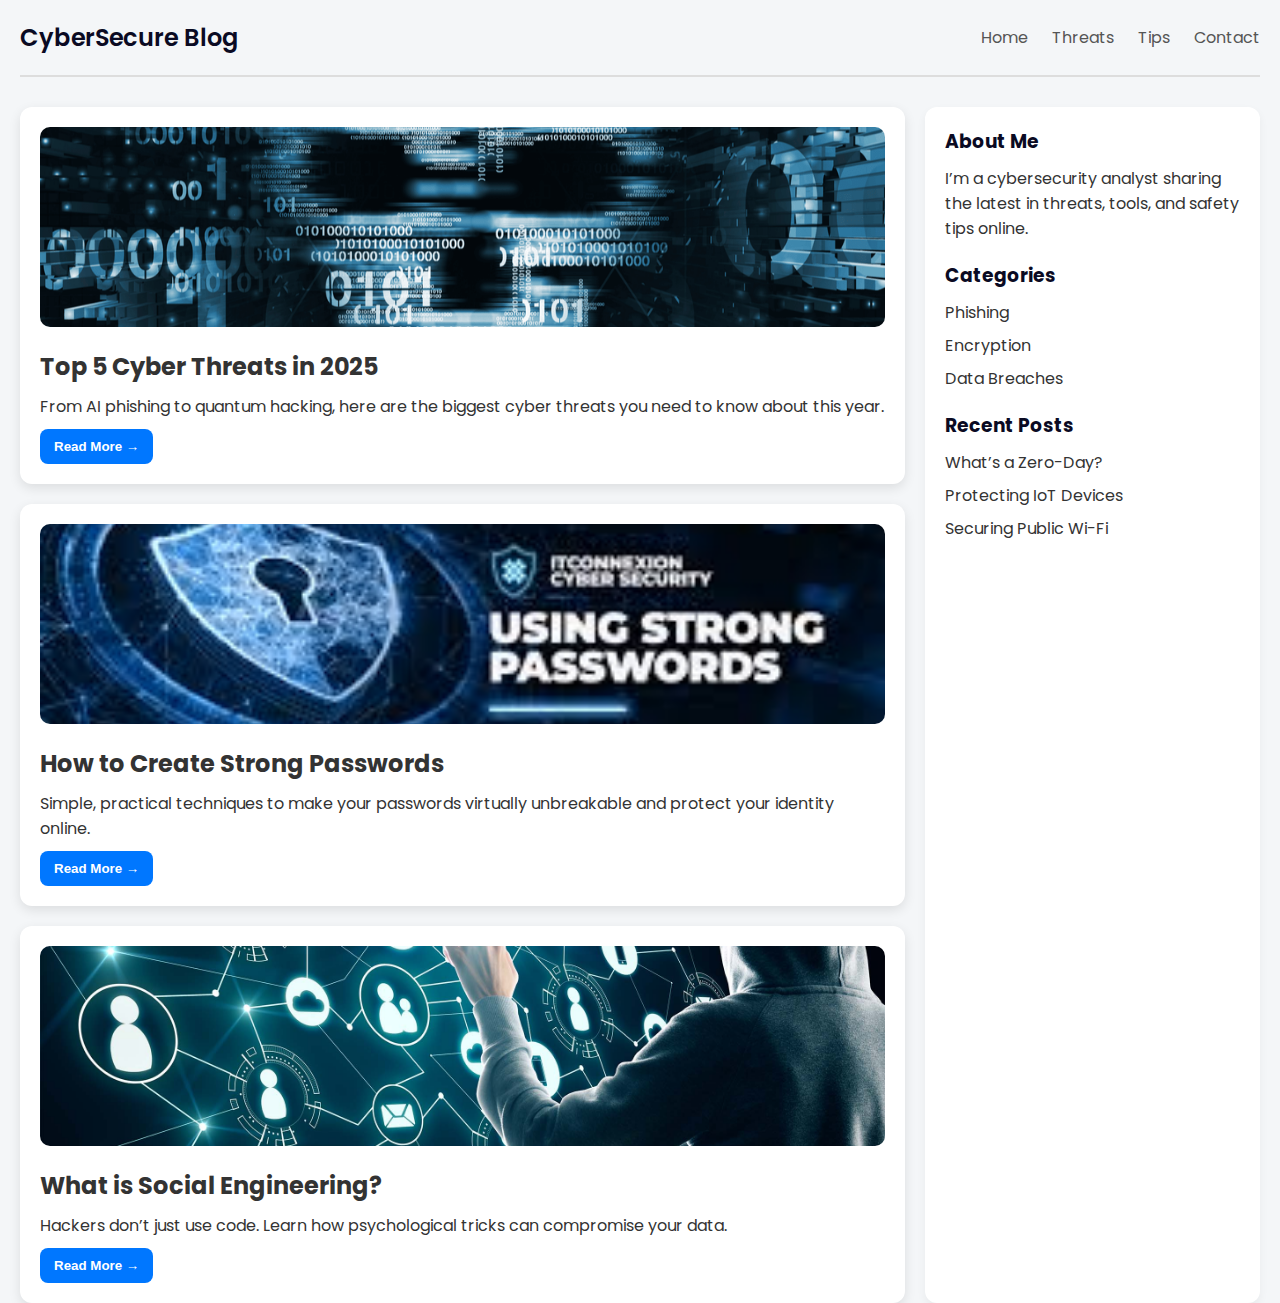
<file: index.html>
<!DOCTYPE html>
<html lang="en">
<head>
  <meta charset="UTF-8" />
  <meta name="viewport" content="width=device-width, initial-scale=1.0"/>
  <title>Cybersecurity Blog</title>
  <link rel="stylesheet" href="style.css" />
  <link href="https://fonts.googleapis.com/css2?family=Poppins:wght@400;600&display=swap" rel="stylesheet">
</head>
<body>
  <header>
    <div class="logo">CyberSecure Blog</div>
    <nav class="menu">
      <a href="#">Home</a>
      <a href="#">Threats</a>
      <a href="#">Tips</a>
      <a href="#">Contact</a>
    </nav>
  </header>

  <div class="container">
    <main>
      <section class="blog-cards">

        <article class="card">
          <img src="image1.png" alt="Cyber Threats" />
          <h2>Top 5 Cyber Threats in 2025</h2>
          <p>From AI phishing to quantum hacking, here are the biggest cyber threats you need to know about this year.</p>
          <button onclick="openModal('modal1')">Read More →</button>
        </article>

        <article class="card">
          <img src="image2.jpg" alt="Strong Passwords" />
          <h2>How to Create Strong Passwords</h2>
          <p>Simple, practical techniques to make your passwords virtually unbreakable and protect your identity online.</p>
          <button onclick="openModal('modal2')">Read More →</button>
        </article>

        <article class="card">
          <img src="image3.jpg" alt="Social Engineering" />
          <h2>What is Social Engineering?</h2>
          <p>Hackers don’t just use code. Learn how psychological tricks can compromise your data.</p>
          <button onclick="openModal('modal3')">Read More →</button>
        </article>
      </section>
    </main>

    <aside class="sidebar">
      <section>
        <h3>About Me</h3>
        <p>I’m a cybersecurity analyst sharing the latest in threats, tools, and safety tips online.</p>
      </section>
      <section>
        <h3>Categories</h3>
        <ul>
          <li>Phishing</li>
          <li>Encryption</li>
          <li>Data Breaches</li>
        </ul>
      </section>
      <section>
        <h3>Recent Posts</h3>
        <ul>
          <li>What’s a Zero-Day?</li>
          <li>Protecting IoT Devices</li>
          <li>Securing Public Wi-Fi</li>
        </ul>
      </section>
    </aside>
  </div>

  <div id="modal1" class="modal">
    <div class="modal-content">
      <span onclick="closeModal('modal1')" class="close">&times;</span>
      <h2>Top 5 Cyber Threats in 2025</h2>
      <p>In 2025, expect attacks leveraging AI, deepfakes for identity theft, quantum vulnerabilities, and smarter phishing attacks. Organizations must update legacy systems and train staff to stay resilient.</p>
    </div>
  </div>

  <div id="modal2" class="modal">
    <div class="modal-content">
      <span onclick="closeModal('modal2')" class="close">&times;</span>
      <h2>How to Create Strong Passwords</h2>
      <p>Use long, complex passwords with a mix of characters. Avoid common words. Consider using a password manager to generate and store them securely.</p>
    </div>
  </div>

  <div id="modal3" class="modal">
    <div class="modal-content">
      <span onclick="closeModal('modal3')" class="close">&times;</span>
      <h2>What is Social Engineering?</h2>
      <p>Social engineering manipulates people into revealing confidential information. Common methods include phishing, pretexting, and baiting. Always verify before clicking or sharing sensitive info.</p>
    </div>
  </div>

  <script>
    function openModal(id) {
      document.getElementById(id).style.display = "block";
    }

    function closeModal(id) {
      document.getElementById(id).style.display = "none";
    }

    window.onclick = function (event) {
      const modals = document.querySelectorAll('.modal');
      modals.forEach(modal => {
        if (event.target === modal) {
          modal.style.display = "none";
        }
      });
    };
  </script>
</body>
</html>
</file>
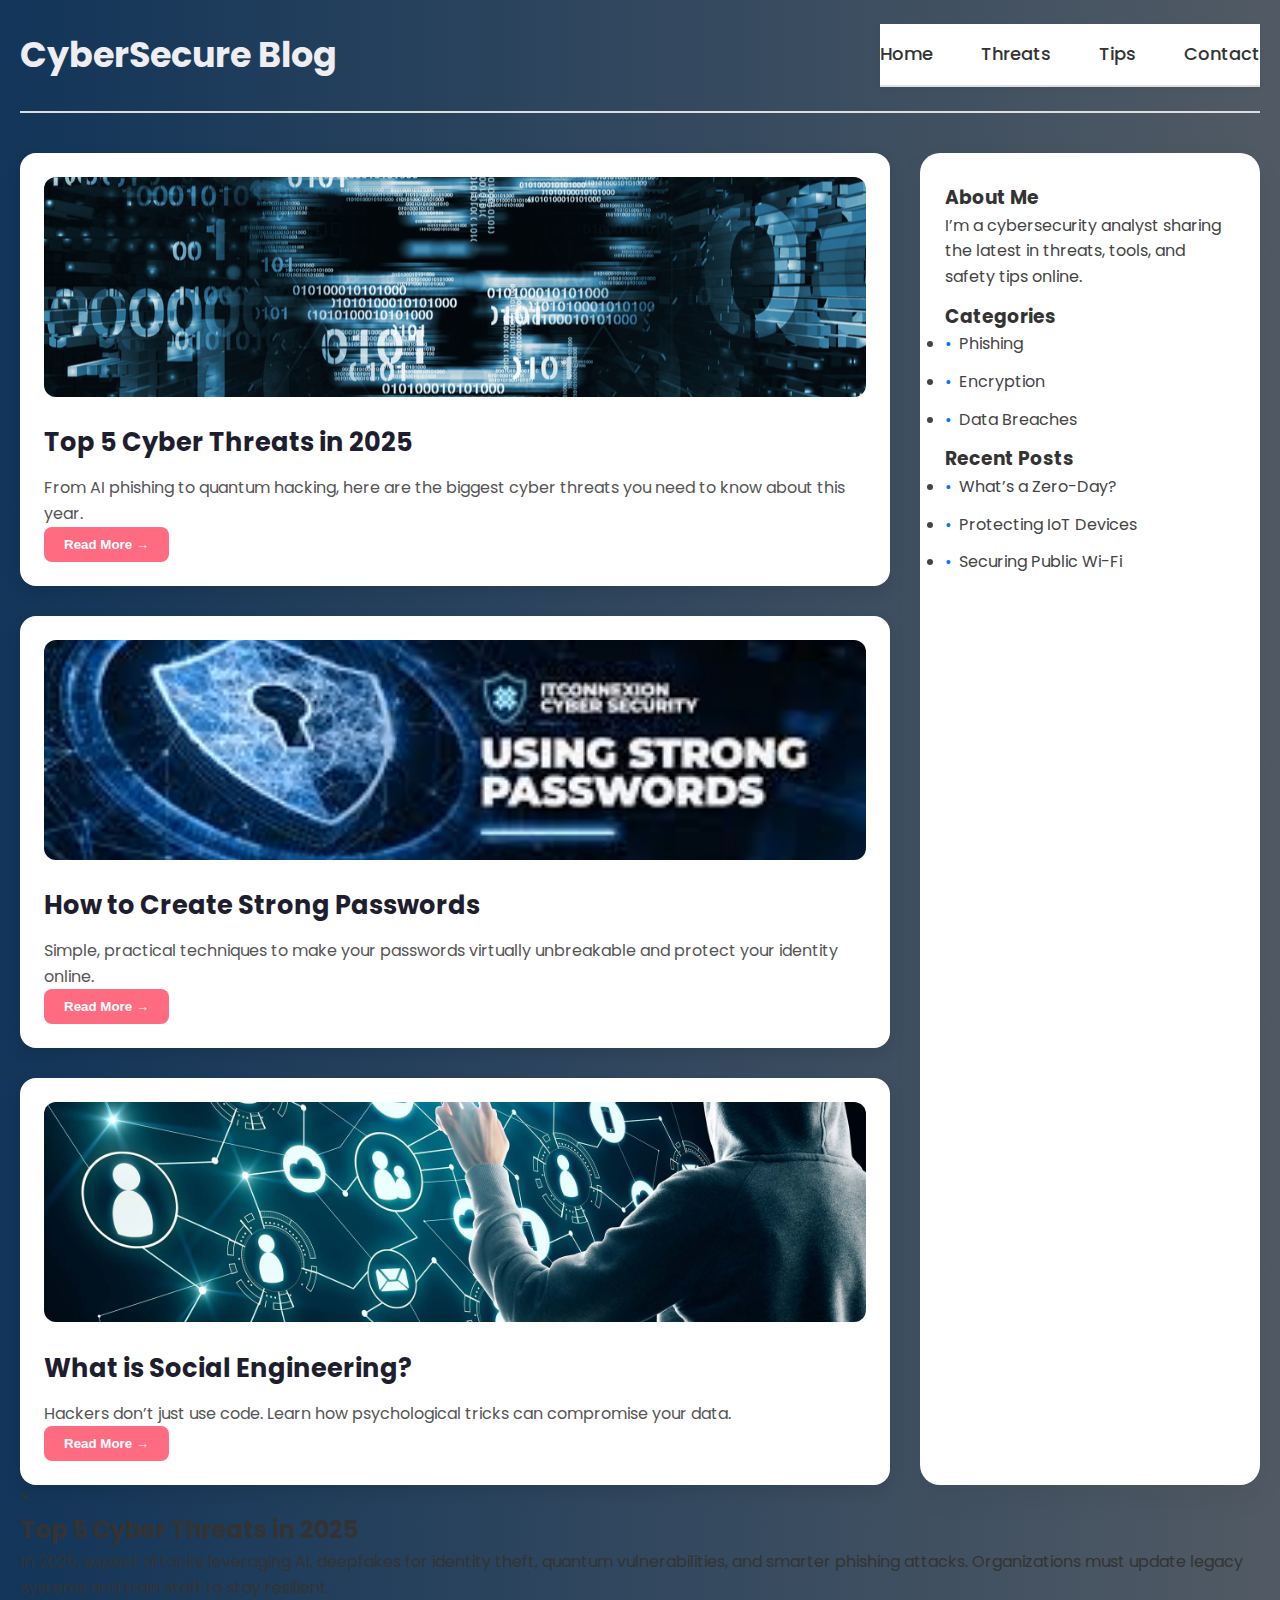
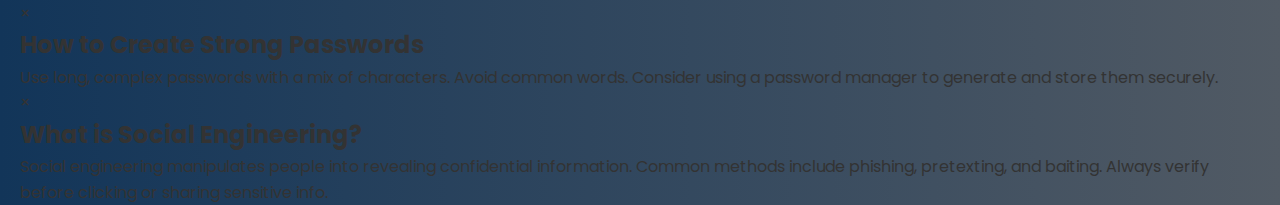
<file: blog/index.html>
<!DOCTYPE html>
<html lang="en">
<head>
  <meta charset="UTF-8" />
  <meta name="viewport" content="width=device-width, initial-scale=1.0"/>
  <title>Cybersecurity Blog</title>
  <link rel="stylesheet" href="style.css" />
  <link href="https://fonts.googleapis.com/css2?family=Poppins:wght@400;600&display=swap" rel="stylesheet">
</head>

<body>
  <header>
    <div class="logo">CyberSecure Blog</div>
  <nav class="navbar">
  <ul class="nav-menu">
    <li><a href="index.html">Home</a></li>
    <li><a href="threats.html">Threats</a></li>
    <li><a href="tips.html">Tips</a></li>
    <li><a href="contact.html">Contact</a></li>
  </ul>
</nav>

  </header>

  <div class="container">
    <main>
      <section class="blog-cards">

        <article class="card">
          <img src="image1.png" alt="Cyber Threats" />
          <h2>Top 5 Cyber Threats in 2025</h2>
          <p>From AI phishing to quantum hacking, here are the biggest cyber threats you need to know about this year.</p>
          <button onclick="openModal('modal1')">Read More →</button>
        </article>

        <article class="card">
          <img src="image2.jpg" alt="Strong Passwords" />
          <h2>How to Create Strong Passwords</h2>
          <p>Simple, practical techniques to make your passwords virtually unbreakable and protect your identity online.</p>
          <button onclick="openModal('modal2')">Read More →</button>
        </article>

        <article class="card">
          <img src="image3.jpg" alt="Social Engineering" />
          <h2>What is Social Engineering?</h2>
          <p>Hackers don’t just use code. Learn how psychological tricks can compromise your data.</p>
          <button onclick="openModal('modal3')">Read More →</button>
        </article>
      </section>
    </main>

    <aside class="sidebar">
      <section>
        <h3>About Me</h3>
        <p>I’m a cybersecurity analyst sharing the latest in threats, tools, and safety tips online.</p>
      </section>
      <section>
        <h3>Categories</h3>
        <ul>
          <li>Phishing</li>
          <li>Encryption</li>
          <li>Data Breaches</li>
        </ul>
      </section>
      <section>
        <h3>Recent Posts</h3>
        <ul>
          <li>What’s a Zero-Day?</li>
          <li>Protecting IoT Devices</li>
          <li>Securing Public Wi-Fi</li>
        </ul>
      </section>
    </aside>
  </div>

  <div id="modal1" class="modal">
    <div class="modal-content">
      <span onclick="closeModal('modal1')" class="close">&times;</span>
      <h2>Top 5 Cyber Threats in 2025</h2>
      <p>In 2025, expect attacks leveraging AI, deepfakes for identity theft, quantum vulnerabilities, and smarter phishing attacks. Organizations must update legacy systems and train staff to stay resilient.</p>
    </div>
  </div>

  <div id="modal2" class="modal">
    <div class="modal-content">
      <span onclick="closeModal('modal2')" class="close">&times;</span>
      <h2>How to Create Strong Passwords</h2>
      <p>Use long, complex passwords with a mix of characters. Avoid common words. Consider using a password manager to generate and store them securely.</p>
    </div>
  </div>

  <div id="modal3" class="modal">
    <div class="modal-content">
      <span onclick="closeModal('modal3')" class="close">&times;</span>
      <h2>What is Social Engineering?</h2>
      <p>Social engineering manipulates people into revealing confidential information. Common methods include phishing, pretexting, and baiting. Always verify before clicking or sharing sensitive info.</p>
    </div>
  </div>

  <script>
    function openModal(id) {
      document.getElementById(id).style.display = "block";
    }

    function closeModal(id) {
      document.getElementById(id).style.display = "none";
    }

    window.onclick = function (event) {
      const modals = document.querySelectorAll('.modal');
      modals.forEach(modal => {
        if (event.target === modal) {
          modal.style.display = "none";
        }
      });
    };
  </script>
</body>
</html>
</file>
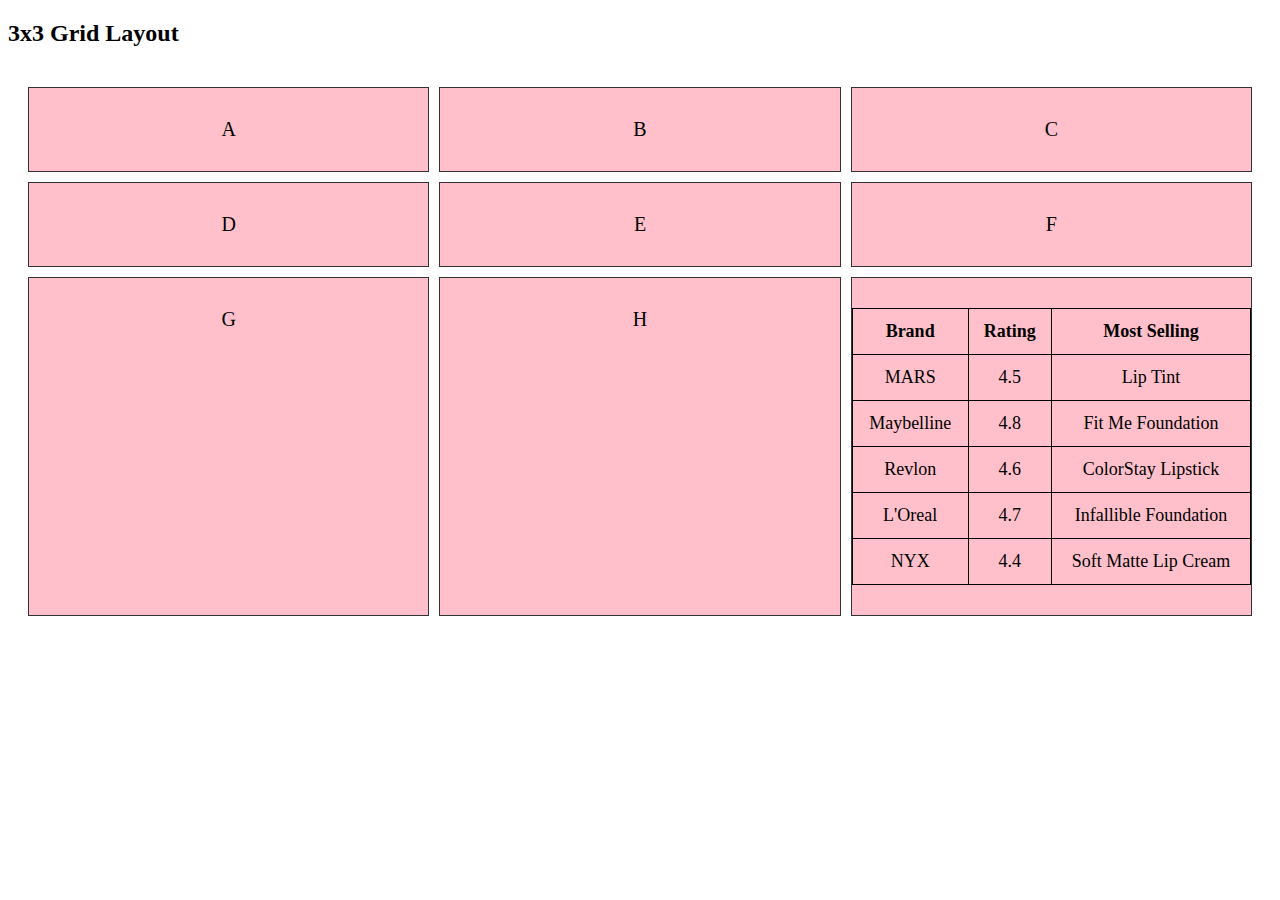
<file: gird/index.html>
<!DOCTYPE html>
<html lang="en">
<head>
    <meta charset="UTF-8">
    <meta name="viewport" content="width=device-width, initial-scale=1.0">
    <title>Document</title>
    <link rel="stylesheet" href="style.css">
</head>
<body>
    <h2>3x3 Grid Layout</h2>
  <div class="grid-container">
    <div class="grid-item">A</div>
    <div class="grid-item">B</div>
    <div class="grid-item">C</div>
    <div class="grid-item">D</div>
    <div class="grid-item">E</div>
    <div class="grid-item">F</div>
    <div class="grid-item">G</div>
    <div class="grid-item">H</div>
    <div class="grid-item"><table class="table">
                <tr>
                    <th>Brand</th>
                    <th>Rating</th>
                    <th>Most Selling</th>
                </tr>
                <tr>
                    <td>MARS</td>
                    <td>4.5</td>
                    <td>Lip Tint</td>
                </tr>
                <tr>
                    <td>Maybelline</td>
                    <td>4.8</td>
                    <td>Fit Me Foundation</td>
                </tr>
                <tr>
                    <td>Revlon</td>
                    <td>4.6</td>
                    <td>ColorStay Lipstick</td>
                </tr>
                <tr>
                    <td>L'Oreal</td>
                    <td>4.7</td>
                    <td>Infallible Foundation</td>
                </tr>
                <tr>
                    <td>NYX</td>
                    <td>4.4</td>
                    <td>Soft Matte Lip Cream</td>
                </tr>
            </table></div>
  </div>
</body>
</html>
</file>
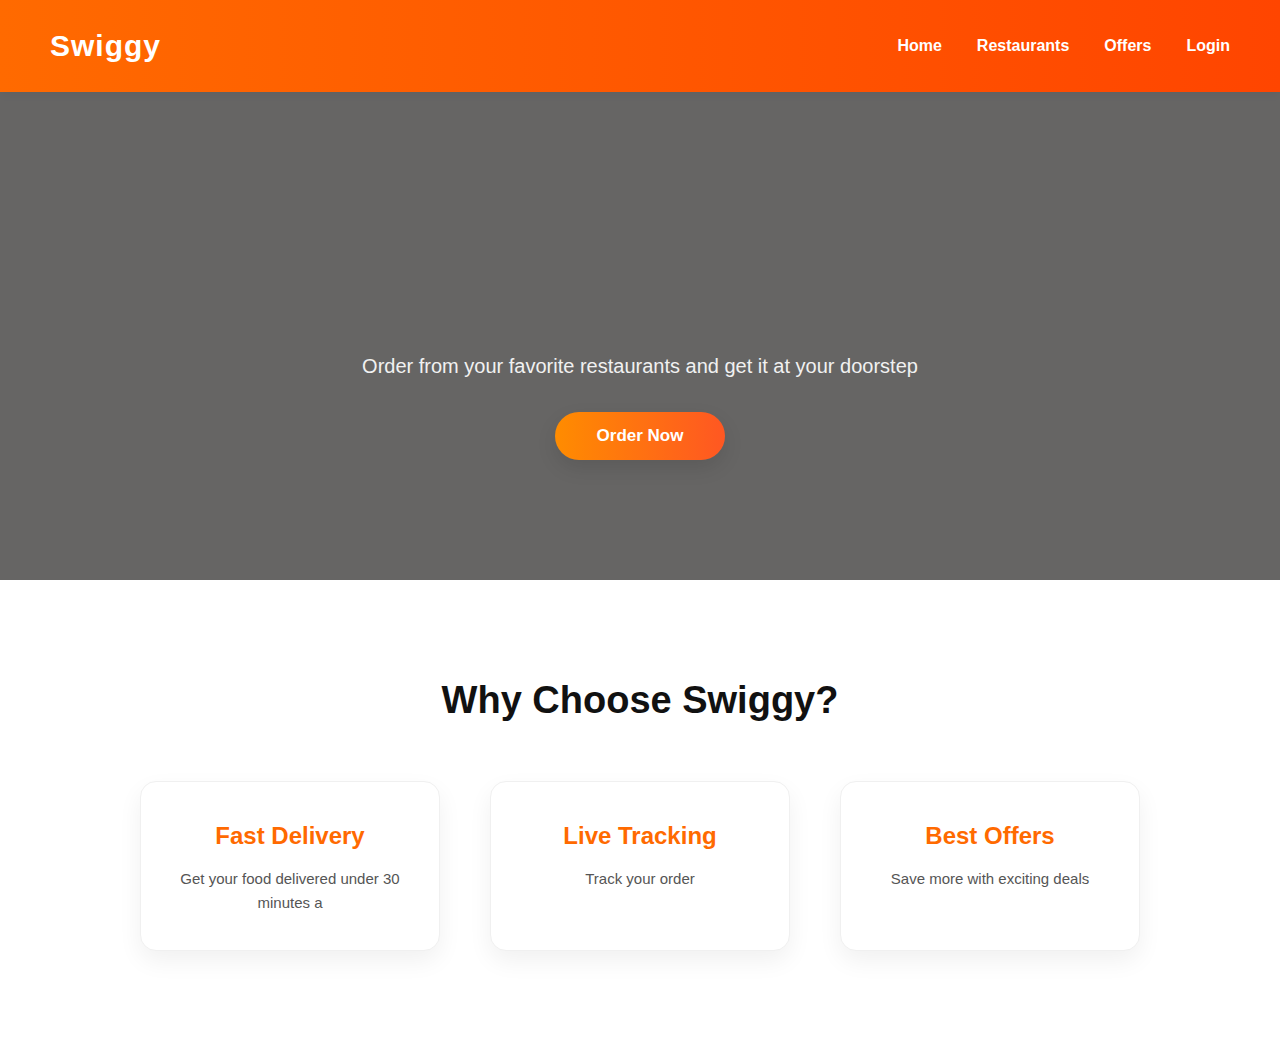
<file: proj.html/index.html>
<!DOCTYPE html>
<html lang="en">
<head>
  <meta charset="UTF-8" />
  <meta name="viewport" content="width=device-width, initial-scale=1.0"/>
  <title>Swiggy Style Landing Page</title>
  <link rel="stylesheet" href="style.css" />
</head>
<body>

<header class="main-header">
    <div class="logo">Swiggy</div>
    <ul class="nav-links">
      <li><a href="#">Home</a></li>
      <li><a href="#">Restaurants</a></li>
      <li><a href="#">Offers</a></li>
      <li><a href="#">Login</a></li>
    </ul>
  </header>

  <section class="hero">
    <h1 class="animated-text">Delicious Food, Delivered Fast</h1>
    <p>Order from your favorite restaurants and get it at your doorstep</p>
    <button class="cta-button">Order Now</button>
  </section>

  <section class="services">
    <h2>Why Choose Swiggy?</h2>
    <div class="service-flex">
      <div class="card">
        <h3>Fast Delivery</h3>
        <p>Get your food delivered under 30 minutes a</p>
      </div>
      <div class="card">
        <h3>Live Tracking</h3>
        <p>Track your order</p>
      </div>
      <div class="card">
        <h3>Best Offers</h3>
        <p>Save more with exciting deals</p>
      </div>
    </div>
  </section>

</body>
</html>
</file>
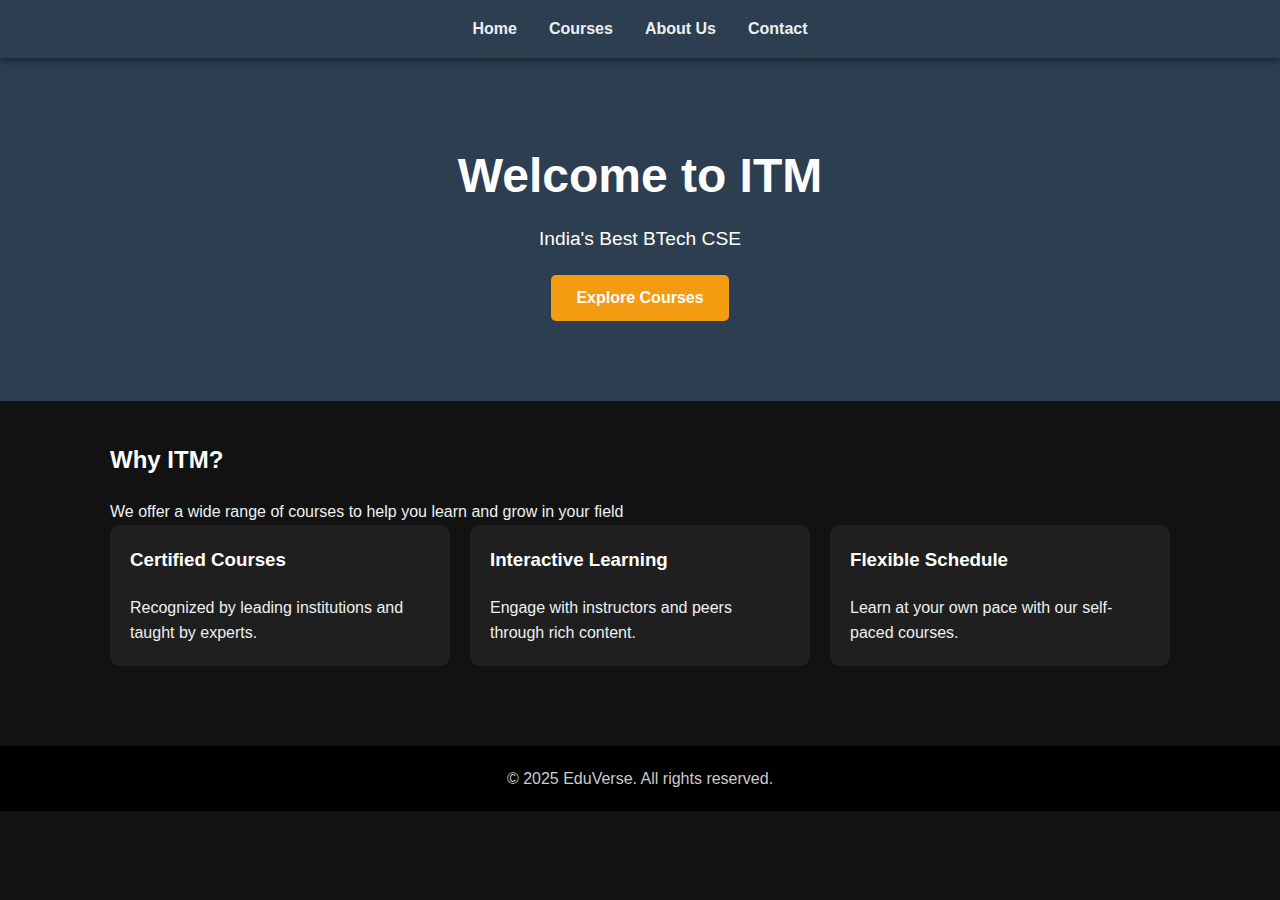
<file: proj2.html/index.html>
<!DOCTYPE html>
<html lang="en">
<head>
  <meta charset="UTF-8" />
  <meta name="viewport" content="width=device-width, initial-scale=1.0" />
  <meta name="description" content="EduVerse is your gateway to quality online education." />
  <meta name="keywords" content="online courses, education, elearning" />
  <title>EduVerse | Home</title>
  <link rel="stylesheet" href="styles.css" />
</head>
<body>

  <nav>
    <a href="index.html">Home</a>
    <a href="courses.html">Courses</a>
    <a href="about.html">About Us</a>
    <a href="contact.html">Contact</a>
  </nav>

  <section class="hero">
    <h1>Welcome to ITM</h1>
    <p>India's Best BTech CSE</p>
    <a href="courses.html" class="btn">Explore Courses</a>
  </section>

  <div class="container">
    <section>
      <h2>Why ITM?</h2>
      <p>We offer a wide range of courses to help you learn and grow in your field</p>
    </section>

    <section class="grid">
      <article>
        <h3>Certified Courses</h3>
        <p>Recognized by leading institutions and taught by experts.</p>
      </article>
      <article>
        <h3>Interactive Learning</h3>
        <p>Engage with instructors and peers through rich content.</p>
      </article>
      <article>
        <h3>Flexible Schedule</h3>
        <p>Learn at your own pace with our self-paced courses.</p>
      </article>
    </section>
  </div>

  <footer>
    <p>&copy; 2025 EduVerse. All rights reserved.</p>
  </footer>

</body>
</html>
</file>
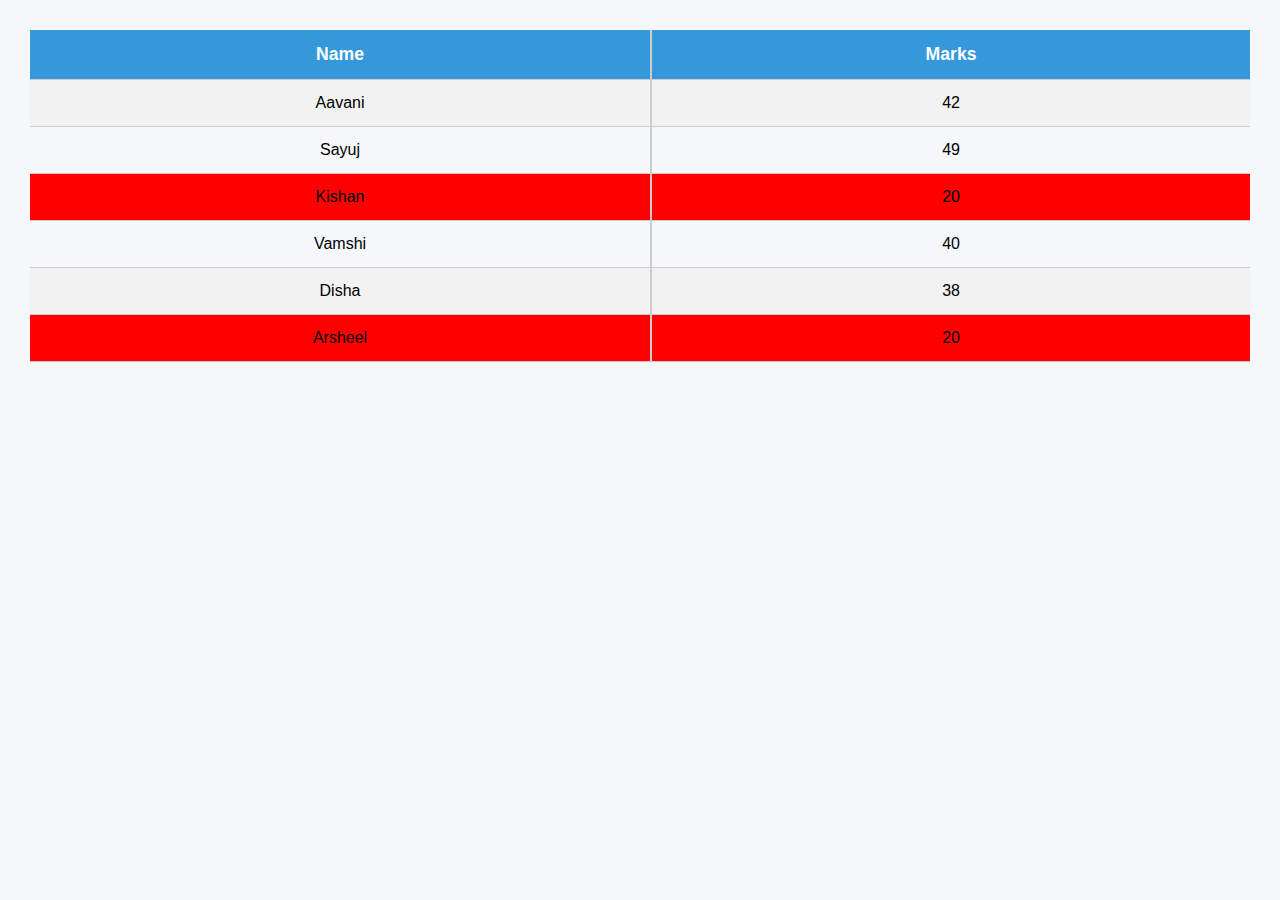
<file: table/index.html>
<!DOCTYPE html>
<html lang="en">
<head>
  <meta charset="UTF-8" />
  <meta name="viewport" content="width=device-width, initial-scale=1.0"/>
  <title>Document</title>
  <link rel="stylesheet" href="style.css" />
</head>
<body>
  <table class="table">
    <tr>
      <th>Name</th>
      <th>Marks</th>
    </tr>
    <tr>
      <td>Aavani</td>
      <td>42</td>
    </tr>
    <tr>
      <td>Sayuj</td>
      <td>49</td>
    </tr>
    <tr>
      <td>Kishan</td>
      <td>20</td>
    </tr>
    <tr>
      <td>Vamshi</td>
      <td>40</td>
    </tr>
    <tr>
      <td>Disha</td>
      <td>38</td>
    </tr>
    <tr>
      <td>Arsheel</td>
      <td>20</td>
    </tr>
  </table>

  <script>
    const rows = document.querySelectorAll(".table tr");

    for (let i = 1; i < rows.length; i++) {
      const cells = rows[i].getElementsByTagName("td");
      const marks = parseInt(cells[1].innerText);

      if (marks < 30) {
        rows[i].style.backgroundColor = "red";
      }
    }
  </script>


</body>
</html>
</file>
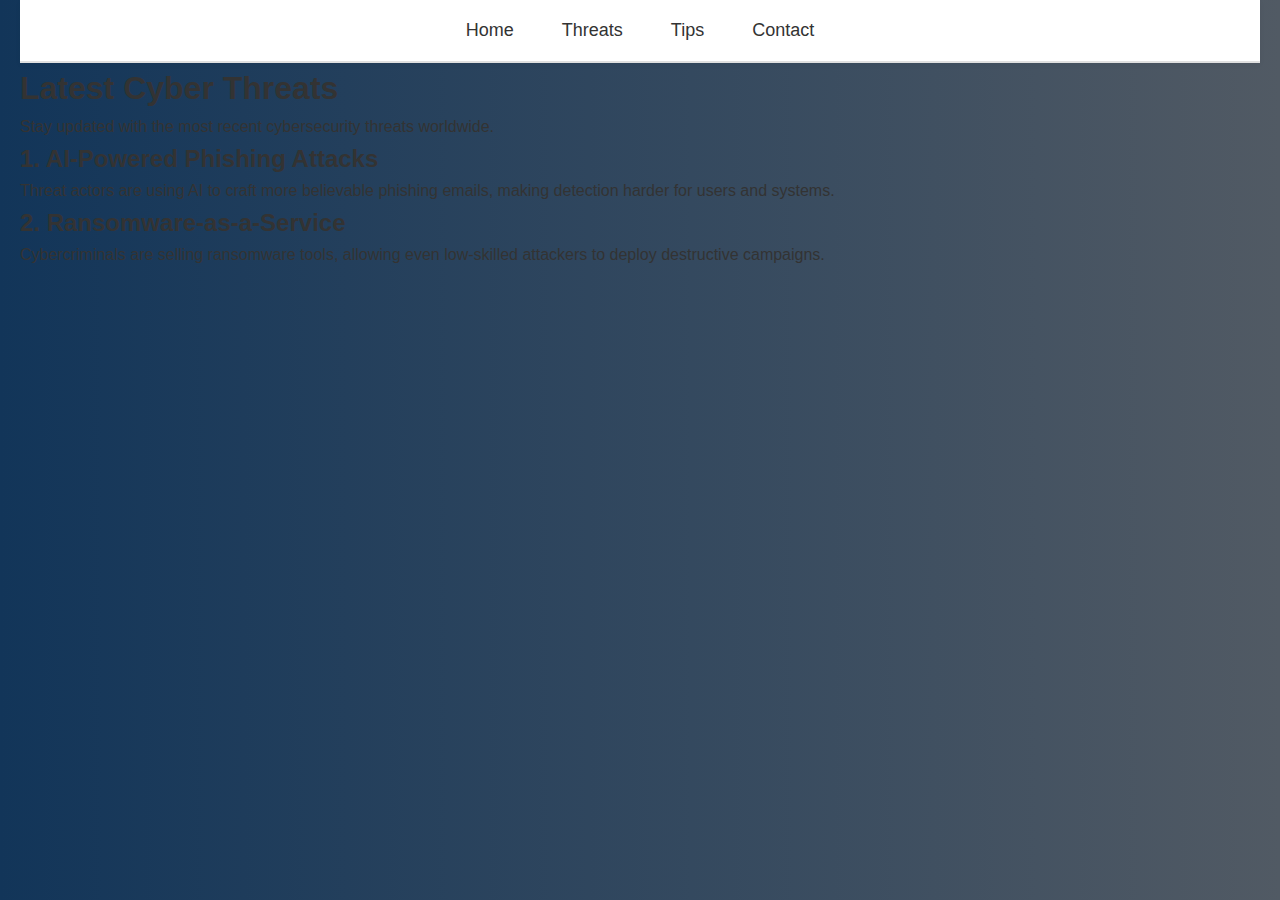
<file: blog/threats.html>
<!DOCTYPE html>
<html lang="en">
<head>
  <meta charset="UTF-8" />
  <meta name="viewport" content="width=device-width, initial-scale=1.0"/>
  <title>Cyber Threats – CyberSecure Blog</title>
  <link rel="stylesheet" href="style.css" />
</head>


<body>
  <nav class="navbar">
    <ul class="nav-menu">
      <li><a href="index.html">Home</a></li>
      <li><a href="threats.html" class="active">Threats</a></li>
      <li><a href="tips.html">Tips</a></li>
      <li><a href="contact.html">Contact</a></li>
    </ul>
  </nav>

  <main class="content">
    <h1>Latest Cyber Threats</h1>
    <p>Stay updated with the most recent cybersecurity threats worldwide.</p>

    <section class="blog-card">
      <h2>1. AI-Powered Phishing Attacks</h2>
      <p>Threat actors are using AI to craft more believable phishing emails, making detection harder for users and systems.</p>
    </section>

    <section class="blog-card">
      <h2>2. Ransomware-as-a-Service</h2>
      <p>Cybercriminals are selling ransomware tools, allowing even low-skilled attackers to deploy destructive campaigns.</p>
    </section>
  </main>
</body>
</html>
</file>
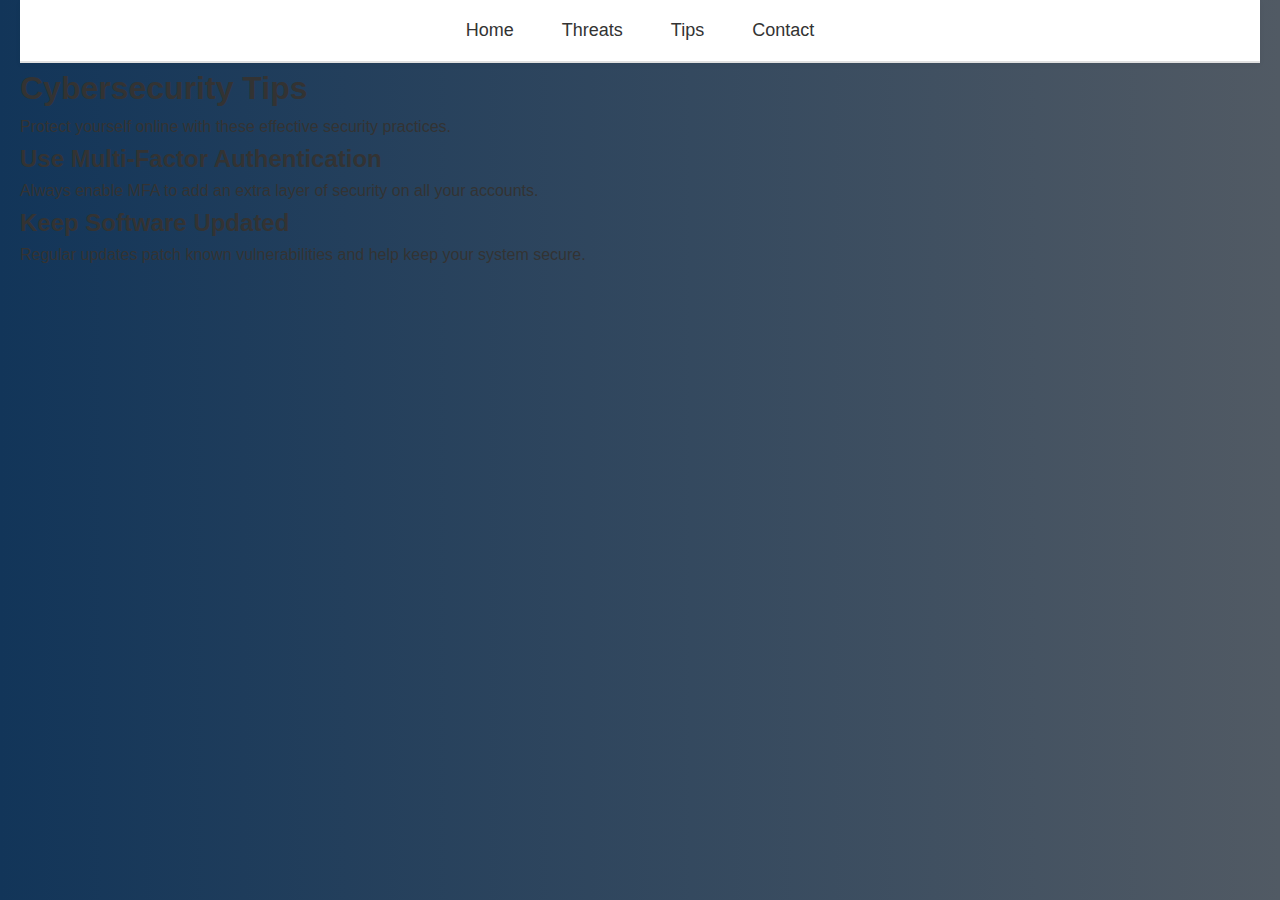
<file: blog/tips.html>
<!DOCTYPE html>
<html lang="en">
<head>
  <meta charset="UTF-8" />
  <meta name="viewport" content="width=device-width, initial-scale=1.0"/>
  <title>Cybersecurity Tips – CyberSecure Blog</title>
  <link rel="stylesheet" href="style.css" />
</head>
<body>
  <nav class="navbar">
    <ul class="nav-menu">
      <li><a href="index.html">Home</a></li>
      <li><a href="threats.html">Threats</a></li>
      <li><a href="tips.html" class="active">Tips</a></li>
      <li><a href="contact.html">Contact</a></li>
    </ul>
  </nav>

  <main class="content">
    <h1>Cybersecurity Tips</h1>
    <p>Protect yourself online with these effective security practices.</p>

    <section class="blog-card">
      <h2>Use Multi-Factor Authentication</h2>
      <p>Always enable MFA to add an extra layer of security on all your accounts.</p>
    </section>

    <section class="blog-card">
      <h2>Keep Software Updated</h2>
      <p>Regular updates patch known vulnerabilities and help keep your system secure.</p>
    </section>
  </main>
</body>
</html>
</file>
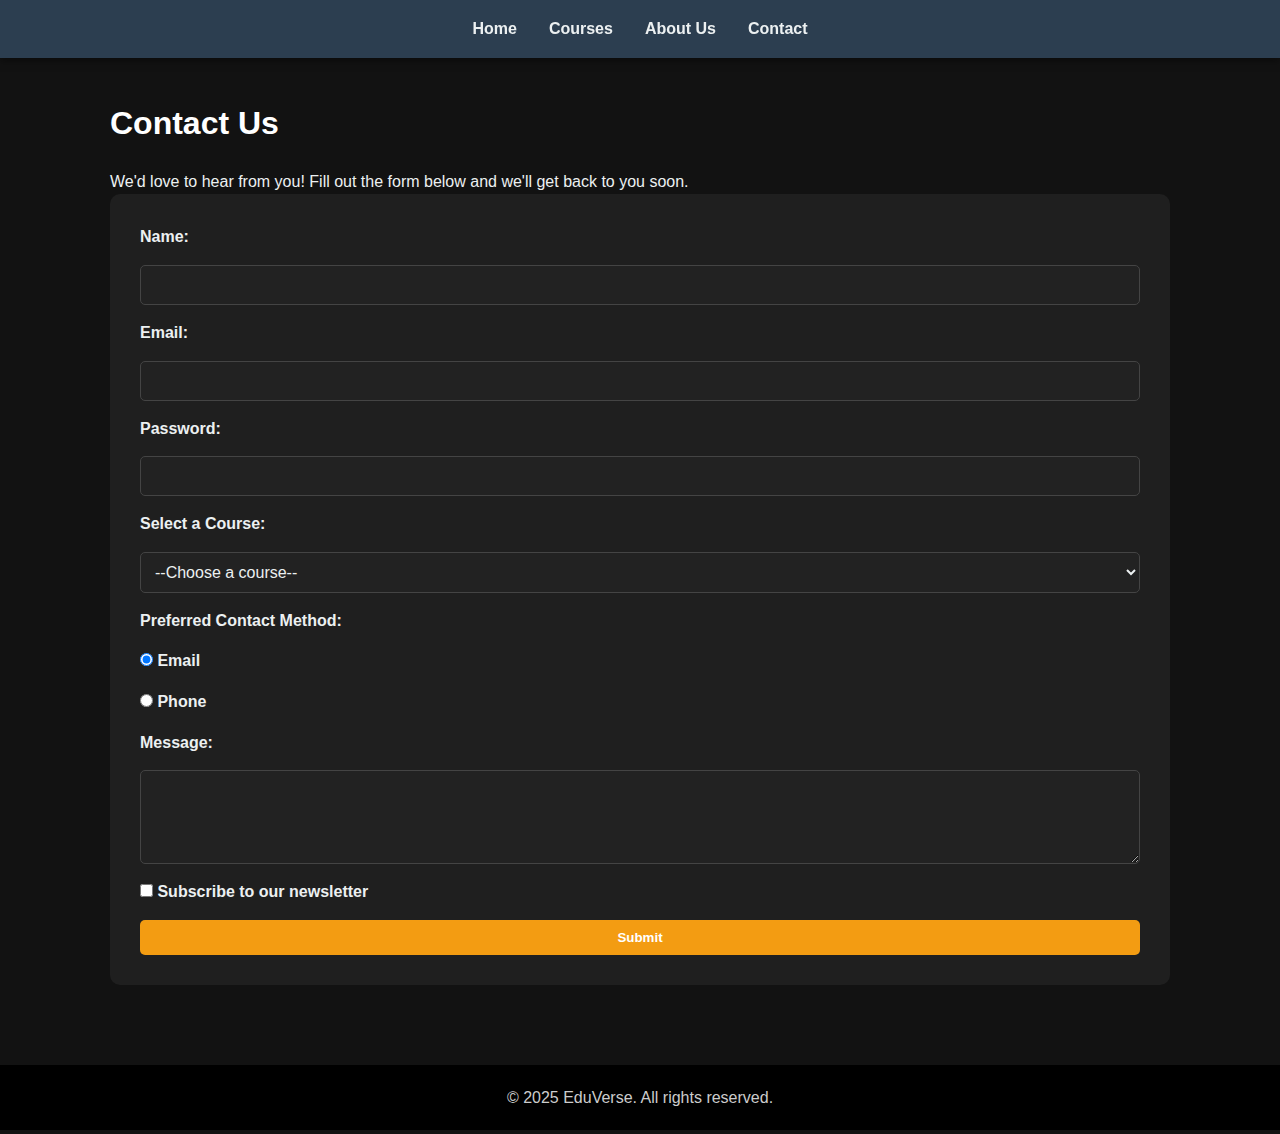
<file: proj2.html/contact.html>
<!DOCTYPE html>
<html lang="en">
<head>
  <meta charset="UTF-8" />
  <meta name="viewport" content="width=device-width, initial-scale=1.0" />
  <meta name="description" content="Contact EduVerse for course inquiries and support." />
  <title>EduVerse | Contact</title>
  <link rel="stylesheet" href="styles.css" />
</head>
<body>

  <nav>
    <a href="index.html">Home</a>
    <a href="courses.html">Courses</a>
    <a href="about.html">About Us</a>
    <a href="contact.html">Contact</a>
  </nav>

  <div class="container">
    <h1>Contact Us</h1>
    <p>We'd love to hear from you! Fill out the form below and we'll get back to you soon.</p>

    <form action="#" method="POST">
      <label for="name">Name:</label>
      <input type="text" id="name" name="name" required minlength="3" />

      <label for="email">Email:</label>
      <input type="email" id="email" name="email" required />

      <label for="password">Password:</label>
      <input type="password" id="password" name="password" required
             minlength="8"
             pattern="(?=.*\d)(?=.*[a-z])(?=.*[A-Z]).{8,}"
             title="Password must be at least 8 characters long, and include at least one uppercase letter, one lowercase letter, and one number." />

      <label for="course">Select a Course:</label>
      <select id="course" name="course" required>
        <option value="">--Choose a course--</option>
        <option value="web">Web Development</option>
        <option value="data">Data Science</option>
        <option value="uiux">UI/UX Design</option>
      </select>

      <label>Preferred Contact Method:</label>
      <label><input type="radio" name="contact" value="email" checked /> Email</label>
      <label><input type="radio" name="contact" value="phone" /> Phone</label>

      <label for="message">Message:</label>
      <textarea id="message" name="message" rows="4" required></textarea>

      <label><input type="checkbox" name="newsletter" /> Subscribe to our newsletter</label>

      <button type="submit" class="btn">Submit</button>
    </form>
  </div>

  <footer> 
    <p>&copy; 2025 EduVerse. All rights reserved.</p>
  </footer>

</body>
</html>
</file>
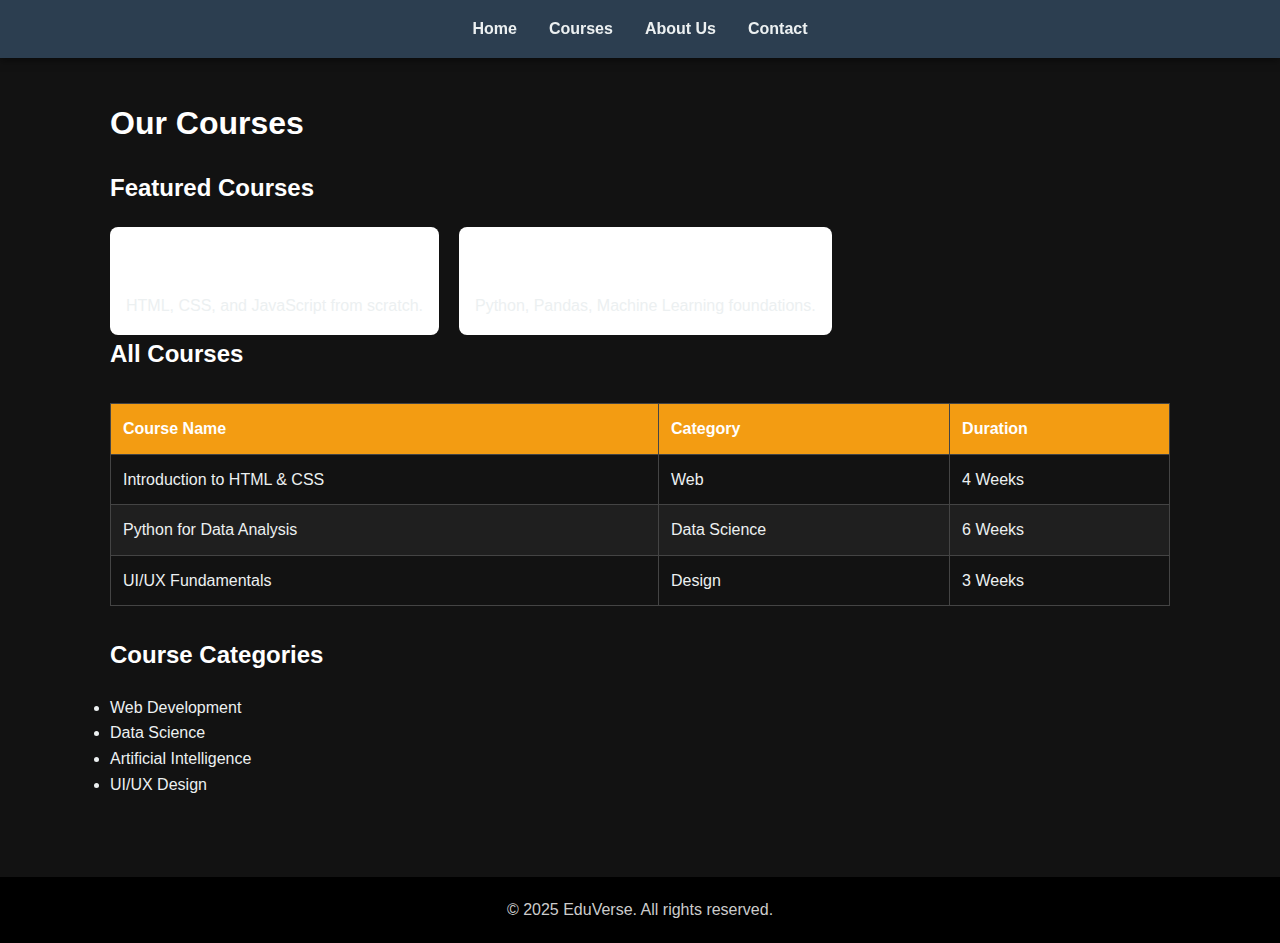
<file: proj2.html/courses.html>
<!DOCTYPE html>
<html lang="en">
<head>
  <meta charset="UTF-8" />
  <meta name="viewport" content="width=device-width, initial-scale=1.0" />
  <meta name="description" content="Browse online courses offered by EduVerse." />
  <title>EduVerse | Courses</title>
  <link rel="stylesheet" href="styles.css" />
</head>
<body>

  <nav>
    <a href="index.html">Home</a>
    <a href="courses.html">Courses</a>
    <a href="about.html">About Us</a>
    <a href="contact.html">Contact</a>

  </nav>

  <div class="container">
    <h1>Our Courses</h1>

    <section>
      <h2>Featured Courses</h2>
      <div class="grid">
        <div style="position: relative; background: white; padding: 1rem; border-radius: 8px;">
          <h3>Web Development</h3>
          <p>HTML, CSS, and JavaScript from scratch.</p>
        </div>
        <div style="position: relative; background: white; padding: 1rem; border-radius: 8px;">
          <h3>Data Science</h3>
          <p>Python, Pandas, Machine Learning foundations.</p>
        </div>
      </div>
    </section>

    <section>
      <h2>All Courses</h2>
      <table>
        <thead>
          <tr>
            <th>Course Name</th>
            <th>Category</th>
            <th>Duration</th>
          </tr>
        </thead>
        <tbody>
          <tr>
            <td>Introduction to HTML & CSS</td>
            <td>Web</td>
            <td>4 Weeks</td>
          </tr>
          <tr>
            <td>Python for Data Analysis</td>
            <td>Data Science</td>
            <td>6 Weeks</td>
          </tr>
          <tr>
            <td>UI/UX Fundamentals</td>
            <td>Design</td>
            <td>3 Weeks</td>
          </tr>
        </tbody>
      </table>
    </section>

    <section>
      <h2>Course Categories</h2>
      <ul>
        <li>Web Development</li>
        <li>Data Science</li>
        <li>Artificial Intelligence</li>
        <li>UI/UX Design</li>
      </ul>
    </section>
  </div>

  <footer>
    <p>&copy; 2025 EduVerse. All rights reserved.</p>
  </footer>

</body>
</html>
</file>
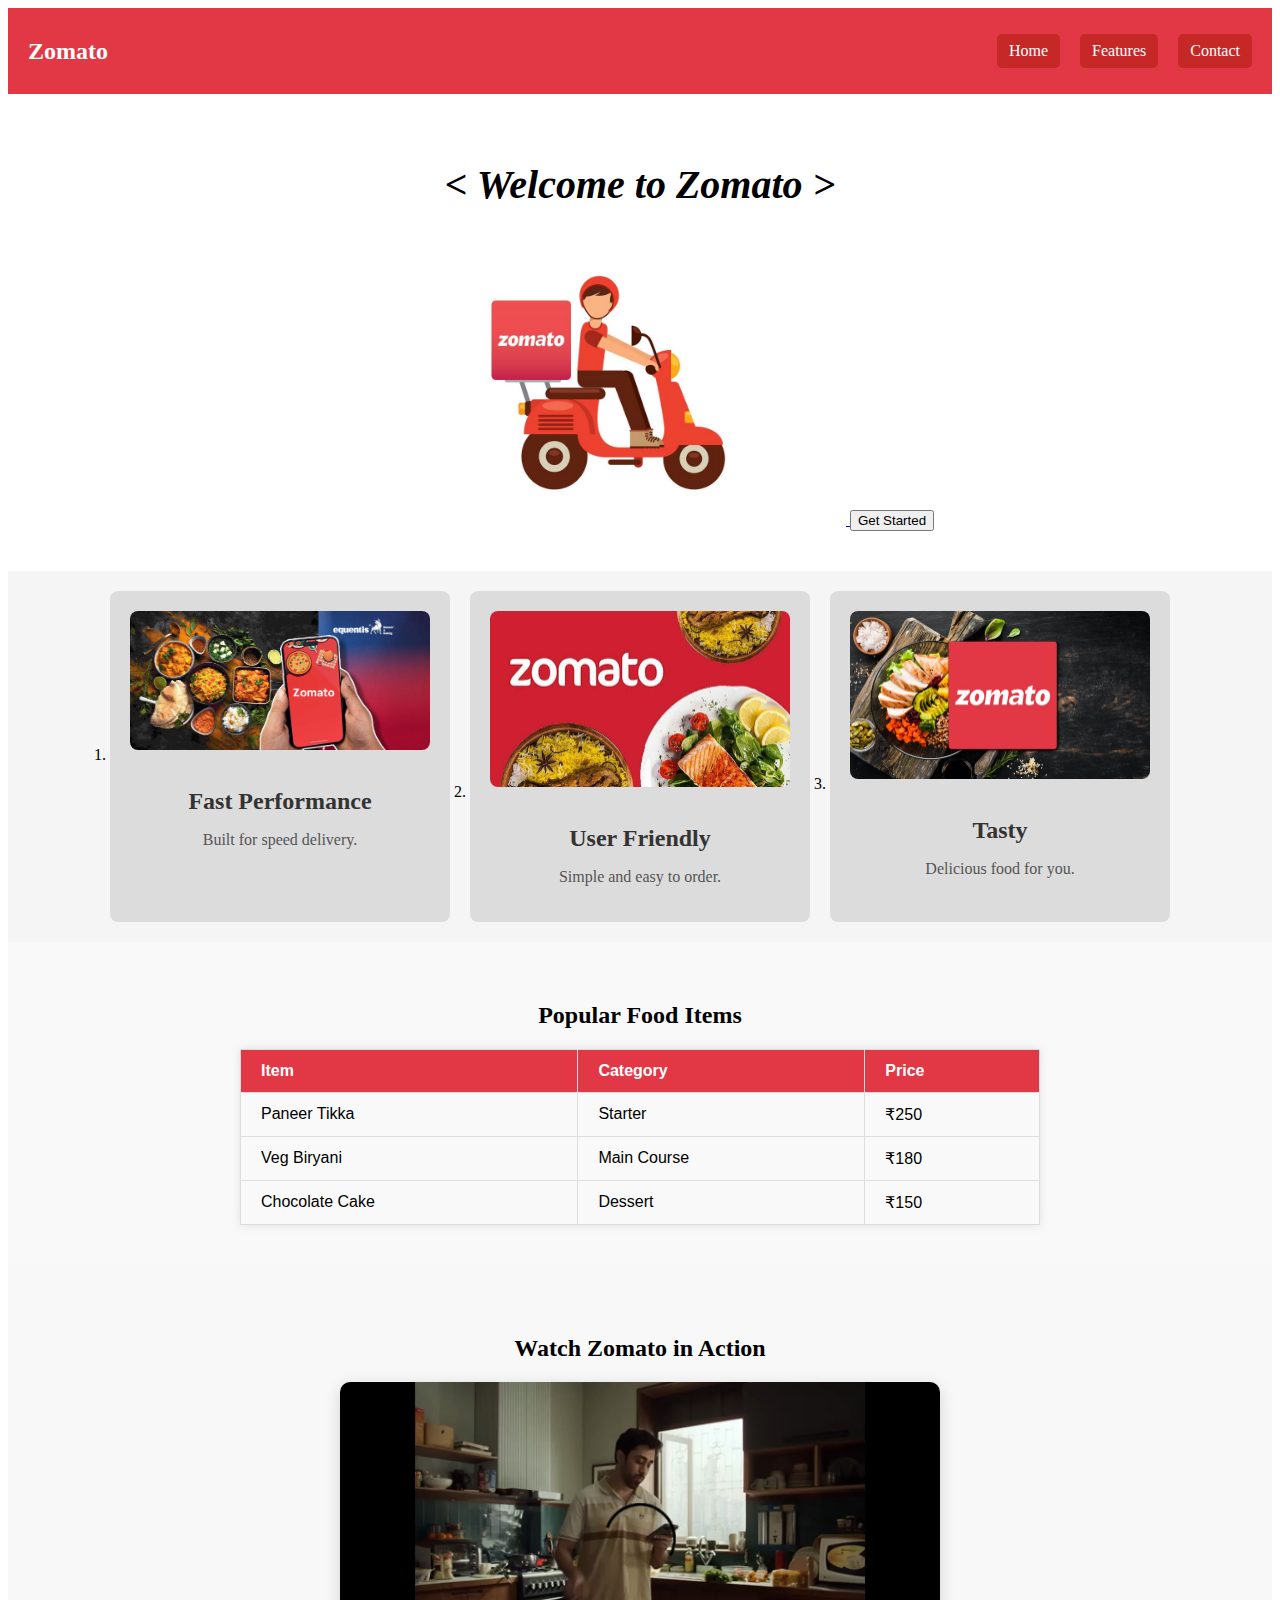
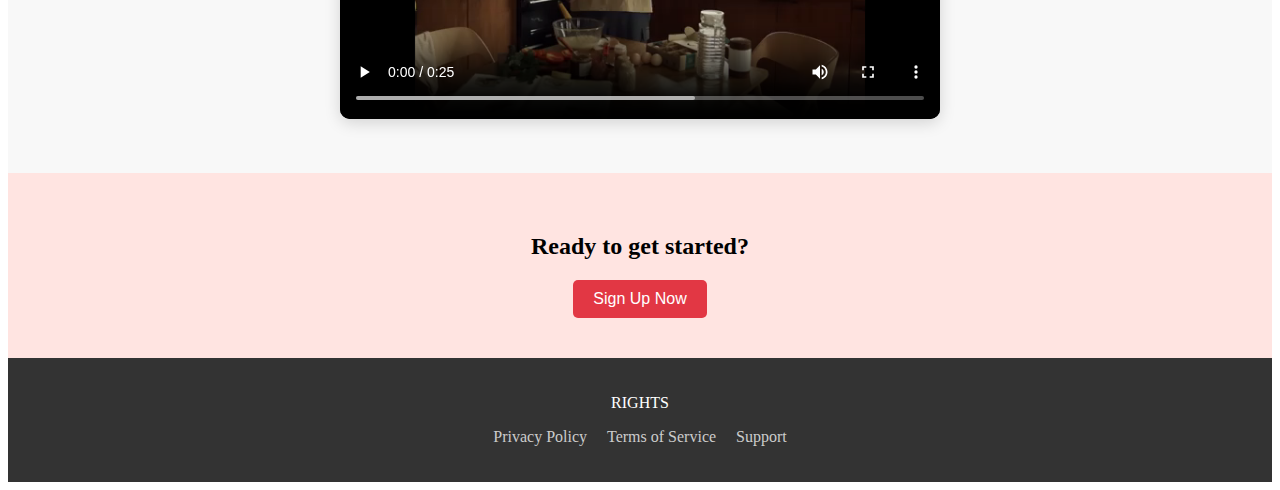
<file: Zomato_Landingpage/Landing_Page.html>
<!DOCTYPE html>
<html lang="en">
<head>
  <meta charset="UTF-8" />
  <meta name="viewport" content="width=device-width, initial-scale=1.0" />
  <title>Zomato Landing Page</title>
  <link rel="stylesheet" href="style.css" />
</head>
<body>

  <nav>
    <div class="logo">Zomato</div>
    <ul class="nav-links">
      <li><a href="#">Home</a></li>
      <li><a href="#">Features</a></li>
      <li><a href="#">Contact</a></li>
    </ul>
  </nav>

  <section class="hero">
    <div class="hero-content">
      <h1 style="text-align: center; font-size: 40px;"><em>&lt; Welcome to Zomato &gt;</em></h1>
      <a href="https://www.zomato.com" target="_blank">
        <img src="zomato.jpg" alt="Visit Zomato" class="hero-image" />
      </a>
      <button>Get Started</button>
    </div>
  </section>

  <section class="features">
    <ol class="feature-list">
      <li class="feature-card">
        <img src="food1.jpg" alt="Fast Food" class="feature-image" />
        <h3>Fast Performance</h3>
        <p>Built for speed delivery.</p>
      </li>
      <li class="feature-card">
        <img src="food2.jpg" alt="User Friendly Food Ordering" class="feature-image" />
        <h3>User Friendly</h3>
        <p>Simple and easy to order.</p>
      </li>
      <li class="feature-card">
        <img src="food3.jpg" alt="Tasty Food" class="feature-image" />
        <h3>Tasty</h3>
        <p>Delicious food for you.</p>
      </li>
    </ol>
  </section>

  <section class="pricing-table">
  <h2 style="text-align: center;">Popular Food Items</h2>
  <table>
    <thead>
      <tr>
        <th>Item</th>
        <th>Category</th>
        <th>Price</th>
      </tr>
    </thead>
    <tbody>
      <tr>
        <td>Paneer Tikka</td>
        <td>Starter</td>
        <td>₹250</td>
      </tr>
      <tr>
        <td>Veg Biryani</td>
        <td>Main Course</td>
        <td>₹180</td>
      </tr>
      <tr>
        <td>Chocolate Cake</td>
        <td>Dessert</td>
        <td>₹150</td>
      </tr>
    </tbody>
  </table>
</section>


  <section class="video-section">
    <h2>Watch Zomato in Action</h2>
    <video width="600" controls>
      <source src="zomato-video.mp4" type="video/mp4" />
      Your browser does not support the video tag.
    </video>
  </section>

  <section class="cta">
    <h2>Ready to get started?</h2>
    <button>Sign Up Now</button>
  </section>

  <footer>
    <div class="footer-content">
      <p>RIGHTS</p>
      <ul class="footer-links">
        <li><a href="#">Privacy Policy</a></li>
        <li><a href="#">Terms of Service</a></li>
        <li><a href="#">Support</a></li>
      </ul>
    </div>
  </footer>

  <script>
    document.addEventListener("DOMContentLoaded", function () {
      const cards = document.querySelectorAll(".feature-card");
      cards.forEach(card => {
        card.addEventListener("click", () => {
          cards.forEach(c => c.classList.remove("clicked"));
          card.classList.add("clicked");
        });
      });
    });
  </script>

</body>
</html>
</file>
<file: style.css>
* {
  margin: 0;
  padding: 0;
  box-sizing: border-box;
}

body {
  font-family: 'Poppins', sans-serif;
  background: #f4f6f8;
  color: #333;
  padding: 0 20px;
}

header {
  display: flex;
  justify-content: space-between;
  align-items: center;
  padding: 20px 0;
  border-bottom: 2px solid #ddd;
  animation: fadeDown 1s ease-in-out;
}

.logo {
  font-size: 24px;
  font-weight: 600;
  color: #0a0a23;
}

.menu a {
  margin-left: 20px;
  text-decoration: none;
  color: #555;
  transition: color 0.3s;
}
.menu a:hover {
  color: #0077ff;
}

.container {
  display: flex;
  gap: 20px;
  margin-top: 30px;
}

main {
  flex: 3;
}

.blog-cards {
  display: flex;
  flex-direction: column;
  gap: 20px;
}

.card {
  background: white;
  padding: 20px;
  border-radius: 12px;
  box-shadow: 0 4px 12px rgba(0, 0, 0, 0.1);
  transition: transform 0.3s, box-shadow 0.3s, background-color 0.4s, color 0.4s;
  animation: fadeUp 0.8s ease;
}

.card:hover {
  transform: translateY(-6px);
  background-color: #0a0a23;
  color: #fff;
  box-shadow: 0 8px 24px rgba(0, 0, 0, 0.2);
}

.card img {
  width: 100%;
  border-radius: 10px;
  margin-bottom: 15px;
  object-fit: cover;
  height: 200px;
}

.card h2 {
  color: inherit;
  margin-bottom: 10px;
}

.card p {
  margin-bottom: 10px;
}

.card button {
  background: #0077ff;
  color: #fff;
  border: none;
  padding: 10px 14px;
  border-radius: 8px;
  cursor: pointer;
  font-weight: bold;
  transition: background 0.3s;
}

.card:hover button {
  background: #66ccff;
  color: #0a0a23;
}

.sidebar {
  flex: 1;
  background: #fff;
  padding: 20px;
  border-radius: 12px;
  box-shadow: 0 4px 10px rgba(0, 0, 0, 0.05);
  animation: fadeRight 1s ease;
}

.sidebar section {
  margin-bottom: 20px;
}

.sidebar h3 {
  margin-bottom: 10px;
  color: #0a0a23;
}

.sidebar ul {
  list-style: none;
  padding-left: 0;
}

.sidebar li {
  margin-bottom: 8px;
}

.modal {
  display: none;
  position: fixed;
  z-index: 999;
  left: 0; top: 0;
  width: 100%; height: 100%;
  background: rgba(0, 0, 0, 0.6);
}

.modal-content {
  background: white;
  padding: 30px;
  margin: 10% auto;
  width: 80%;
  max-width: 600px;
  border-radius: 12px;
  position: relative;
  animation: fadeUp 0.5s ease
}
</file>
<file: gird/style.css>
.grid-container {
      display: grid;
      grid-template-columns: repeat(3, 1fr);
      gap: 10px;
      padding: 20px;
    }
    .grid-item {
      background-color: pink;
      text-align: center;
      padding: 30px 0;
      font-size: 20px;
      border: 1px solid #333;
    }
.table {
    width: 100%; 
    border-collapse: collapse;
    font-size: 18px;
}

.table th,
.table td {
    border: 1px solid #000000;
    padding: 12px;
    text-align: center;
}
</file>
<file: proj.html/style.css>
* {
  margin: 0;
  padding: 0;
  box-sizing: border-box;
}

body {
  font-family: 'Segoe UI', sans-serif;
  background: #fffdfb;
  color: #222;
  line-height: 1.6;
  scroll-behavior: smooth;
}

.main-header {
  display: flex;
  justify-content: space-between;
  align-items: center;
  background: linear-gradient(to right, #ff6a00, #ff4500);
  padding: 22px 50px;
  color: white;
  box-shadow: 0 4px 10px rgba(0, 0, 0, 0.05);
}

.logo {
  font-size: 30px;
  font-weight: 700;
  letter-spacing: 1px;
}

.nav-links {
  list-style: none;
  display: flex;
  gap: 35px;
}

.nav-links a {
  color: white;
  text-decoration: none;
  font-weight: 600;
  font-size: 16px;
  position: relative;
}

.nav-links a::after {
  content: '';
  position: absolute;
  width: 0;
  height: 2px;
  background: white;
  left: 0;
  bottom: -6px;
  transition: width 0.3s;
}

.nav-links a:hover::after {
  width: 100%;
}

.hero {
  background: linear-gradient(rgba(0,0,0,0.6), rgba(0,0,0,0.6)), 
              url('https://source.unsplash.com/1600x800/?food,delivery') center/cover no-repeat;
  color: #fff;
  text-align: center;
  padding: 160px 20px 120px;
  position: relative;
}

.hero h1 {
  font-size: 52px;
  font-weight: 800;
  animation: fadeInSlide 1.2s ease-in-out forwards;
  opacity: 0;
}

.hero p {
  font-size: 20px;
  margin-top: 15px;
  color: #f1f1f1;
}

.cta-button {
  margin-top: 30px;
  padding: 14px 42px;
  background: linear-gradient(to right, #ff8c00, #ff5722);
  color: white;
  font-size: 17px;
  font-weight: bold;
  border: none;
  border-radius: 30px;
  cursor: pointer;
  box-shadow: 0 8px 20px rgba(0,0,0,0.1);
  transition: transform 0.3s ease, background 0.3s ease;
}

.cta-button:hover {
  transform: scale(1.08);
  background: linear-gradient(to right, #ff5722, #ff8c00);
}

.services {
  padding: 90px 50px;
  background-color: #fff;
  text-align: center;
}

.services h2 {
  font-size: 38px;
  margin-bottom: 50px;
  color: #111;
}

.service-flex {
  display: flex;
  flex-wrap: wrap;
  justify-content: center;
  gap: 50px;
}

.card {
  background: #fff;
  padding: 35px;
  width: 300px;
  border-radius: 16px;
  border: 1px solid #f0f0f0;
  box-shadow: 0 10px 25px rgba(0, 0, 0, 0.06);
  transition: transform 0.35s ease, box-shadow 0.35s ease, background 0.4s ease;
}

.card:hover {
  transform: translateY(-12px);
  background: linear-gradient(to bottom right, #ffe3d6, #ffffff);
  box-shadow: 0 16px 40px rgba(255, 92, 0, 0.15);
}

.card h3 {
  font-size: 24px;
  margin-bottom: 12px;
  color: #ff6a00;
}

.card p {
  font-size: 15px;
  color: #555;
}

@keyframes fadeInSlide {
  to {
    opacity: 1;
    transform: translateY(0);
  }
  from {
    opacity: 0;
    transform: translateY(40px);
  }
}

@media (max-width: 768px) {
  .main-header {
    flex-direction: column;
    align-items: flex-start;
    gap: 15px;
    padding: 20px;
  }

  .nav-links {
    flex-wrap: wrap;
    gap: 20px;
  }

  .hero h1 {
    font-size: 36px;
  }
  .service-flex {
    flex-direction: column;
    gap: 30px;
  }
  .card {
    width: 90%;
  }
}
</file>
<file: proj2.html/styles.css>
/* EduVerse - styles.css */

:root {
  --primary: #f39c12; /* Warm Yellow accent */
  --secondary: #2c3e50; /* Dark Charcoal */
  --accent: #34495e; /* Dark Slate */
  --text: #ecf0f1; /* Light Gray Text */
  --heading: #ffffff; /* White Heading */
  --bg: #121212; /* Very Dark Background */
  --light: #1f1f1f; /* Lighter Dark Shade */
  --font: 'Segoe UI', Tahoma, Geneva, Verdana, sans-serif;
}

/* General Reset */
* {
  margin: 0;
  padding: 0;
  box-sizing: border-box;
}

body {
  font-family: var(--font);
  background: var(--bg);
  color: var(--text);
  line-height: 1.6;
  animation: fadeInBody 0.8s ease-in-out;
}

@keyframes fadeInBody {
  from { opacity: 0; }
  to { opacity: 1; }
}

/* Navigation */
nav {
  background: var(--secondary);
  box-shadow: 0 2px 8px rgba(0,0,0,0.5);
  padding: 1rem 2rem;
  display: flex;
  justify-content: center;
  gap: 2rem;
  position: sticky;
  top: 0;
  z-index: 100;
  animation: slideIn 0.6s ease-out;
}

@keyframes slideIn {
  from { transform: translateY(-20px); opacity: 0; }
  to { transform: translateY(0); opacity: 1; }
}

nav a {
  text-decoration: none;
  color: var(--text);
  font-weight: 600;
  transition: color 0.3s;
}

nav a:hover {
  color: var(--primary);
}

/* Hero Section */
.hero {
  background: var(--secondary);
  color: white;
  text-align: center;
  padding: 80px 20px;
  animation: fadeInUp 1s ease;

}



.hero h1 {
  font-size: 3rem;
  margin-bottom: 10px;
}

.hero p {
  font-size: 1.2rem;
  margin-bottom: 20px;
}

.btn {
  background: var(--primary);
  color: white;
  padding: 10px 25px;
  border: none;
  border-radius: 5px;
  font-weight: 600;
  cursor: pointer;
  transition: background 0.3s ease, transform 0.2s ease;
  text-decoration: none;
  display: inline-block;
}

.btn:hover {
  background: var(--accent);
  transform: scale(1.05);
}

/* Container & Sections */
.container {
  max-width: 1100px;
  margin: auto;
  padding: 40px 20px;
}

h1, h2, h3 {
  color: var(--heading);
  margin-bottom: 20px;
}

/* Grid & Flex */
.grid {
  display: flex;
  flex-wrap: wrap;
  gap: 20px;
}

.grid article, .team-member {
  flex: 1 1 30%;
  background: var(--light);
  padding: 20px;
  border-radius: 10px;
  transition: transform 0.3s, box-shadow 0.3s;
  animation: fadeInCard 1s ease;
}

.grid article:hover, .team-member:hover {
  transform: translateY(-5px);
  box-shadow: 0 8px 20px rgba(0,0,0,0.3);
}

@keyframes fadeInCard {
  from { opacity: 0; transform: scale(0.95); }
  to { opacity: 1; transform: scale(1); }
}

.flex {
  display: flex;
  gap: 20px;
  flex-wrap: wrap;
  align-items: center;
}

/* Forms */
form {
  display: flex;
  flex-direction: column;
  gap: 15px;
  background: var(--light);
  padding: 30px;
  border-radius: 10px;
  animation: fadeIn 1s ease-in-out;
}

form label {
  font-weight: 600;
  color: var(--text);
}

form input, form select, form textarea {
  padding: 10px;
  border: 1px solid #444;
  border-radius: 5px;
  font-size: 1rem;
  background: #222;
  color: var(--text);
}

form input:focus, form textarea:focus, form select:focus {
  border-color: var(--primary);
  outline: none;
  box-shadow: 0 0 5px rgba(243, 156, 18, 0.4); /* Warm yellow */
}

/* Footer */
footer {
  background: #000;
  color: #ccc;
  text-align: center;
  padding: 20px;
  margin-top: 40px;
}

/* Table Styles */
table {
  width: 100%;
  border-collapse: collapse;
  margin: 30px 0;
}

table, th, td {
  border: 1px solid #444;
}

th, td {
  padding: 12px;
  text-align: left;
}

th {
  background: var(--primary);
  color: white;
  font-weight: bold;
}

tr:nth-child(even) {
  background: var(--light);
}
tr:hover {
  background: var(--secondary);
  color: white;
}

td {
  color: var(--text);
}

/* Media Queries */
@media (max-width: 768px) {
  nav {
    flex-direction: column;
    gap: 10px;
  }

  .grid, .flex {
    flex-direction: column;
  }

  .grid article, .team-member {
    width: 100%;
  }

  .hero h1 {
    font-size: 2rem;
  }
}

/* FAQ Animation */
details {
  margin-bottom: 10px;
  animation: fadeIn 0.5s ease-in-out;
}

@keyframes fadeIn {
  from { opacity: 0; }
  to { opacity: 1; }
}
</file>
<file: table/style.css>
body {
    font-family: 'Segoe UI', Tahoma, Geneva, Verdana, sans-serif;
    margin: 0;
    padding: 30px;
    background-color: #f5f7fa;
  }

  .grid-item {
    max-width: 800px;
    margin: auto;
    overflow-x: auto;
    background-color: white;
    padding: 20px;
    border-radius: 12px;
    box-shadow: 0 4px 10px rgba(0, 0, 0, 0.1);
  }

  .table {
    width: 100%;
    border-collapse: collapse;
    min-width: 500px;
  }

  .table th, .table td {
    padding: 14px 20px;
    text-align: center;
    border-bottom: 1px solid #ccc;
  }

  /* Add right border to first column */
  .table th:first-child,
  .table td:first-child {
    border-right: 2px solid #ccc;
  }

  .table th {
    background-color: #3498db;
    color: white;
    font-size: 1.1em;
  }

  .table tr:nth-child(even) {
    background-color: #f2f2f2;
  }

  .table tr:hover {
    background-color: #e8f0fe;
    cursor: default;
  }

  @media (max-width: 768px) {
    body {
      padding: 15px;
    }

    .table th, .table td {
      padding: 12px 10px;
      font-size: 14px;
    }

    .grid-item {
      padding: 15px;
    }
  }
</file>
<file: Zomato_Landingpage/style.css>
nav {
  display: flex;
  justify-content: space-between;
  align-items: center;
  background-color: #e23744;
  padding: 10px 20px;
  color: #fff;
}

.logo {
  font-size: 24px;
  font-weight: bold;
}

.nav-links {
  list-style: none;
  display: flex;
  gap: 20px;
}

.nav-links li {
  background-color: #c62828;
  padding: 8px 12px;
  border-radius: 5px;
}

.nav-links li a {
  color: white;
  text-decoration: none;
}

.hero {
  text-align: center;
  padding: 40px 20px;
}

.hero-image {
  width: 100%;
  max-width: 500px;
  height: auto;
  margin: 20px 0;
  border-radius: 12px;
}

.features {
  padding: 20px;
  background-color: #f5f5f5;
}

.feature-list {
  list-style-type: decimal;
  padding: 0;
  margin: 0;
  display: flex;
  flex-wrap: wrap;
  gap: 20px;
  justify-content: center;
}

.feature-card {
  background-color: #dcdcdc;
  border-radius: 8px;
  padding: 20px;
  flex: 1 1 250px;
  max-width: 300px;
  cursor: pointer;
  text-align: center;
  transition: background-color 0.3s ease;
}

.feature-card:hover {
  background-color: #b0c4de;
}

.feature-card.clicked {
  background-color: #ffa07a;
}

.feature-image {
  width: 100%;
  height: auto;
  border-radius: 8px;
  margin-bottom: 10px;
}

.feature-card h3 {
  font-size: 1.5em;
  margin-bottom: 10px;
  color: #333;
}

.feature-card p {
  color: #555;
}

.video-section {
  text-align: center;
  padding: 50px 20px;
  background-color: #f8f8f8;
}

.video-section video {
  max-width: 90%;
  border-radius: 10px;
  box-shadow: 0 4px 16px rgba(0, 0, 0, 0.15);
}

.cta {
  text-align: center;
  padding: 40px 20px;
  background-color: #ffe4e1;
}

.cta button {
  padding: 10px 20px;
  font-size: 16px;
  background-color: #e23744;
  color: white;
  border: none;
  border-radius: 5px;
  cursor: pointer;
}

footer {
  background-color: #333;
  color: white;
  padding: 20px;
  text-align: center;
}

.footer-links {
  list-style: none;
  display: flex;
  justify-content: center;
  gap: 20px;
  padding: 0;
  margin-top: 10px;
}

.footer-links li a {
  color: #ccc;
  text-decoration: none;
}

.pricing-table {
  padding: 40px 20px;
  background-color: #f9f9f9;
}

table {
  width: 100%;
  max-width: 800px;
  margin: auto;
  border-collapse: collapse;
  font-family: sans-serif;
  box-shadow: 0 0 10px rgba(0, 0, 0, 0.1);
}

thead tr {
  background-color: #e23744;
  color: white;
}

th, td {
  padding: 12px 20px;
  text-align: left;
  border: 1px solid #ddd;
}

tbody tr:hover {
  background-color: #ffe6e6;
}

td:hover,
th:hover {
  background-color: #ffdada;
}
</file>
<file: blog/style.css>
/* Reset */
* {
  margin: 0;
  padding: 0;
  box-sizing: border-box;
}

/* Body */
body {
  font-family: 'Poppins', sans-serif;
  background: linear-gradient(to right, #123559, #515a64);
  color: #333;
  padding: 0 20px;
  line-height: 1.6;
}

/* Header */
header {
  display: flex;
  justify-content: space-between;
  align-items: center;
  padding: 24px 0;
  border-bottom: 2px solid #ddd;
  animation: fadeDown 1s ease-in-out;
}

.logo {
  font-size: 35px;
  font-weight: 700;
  color: #eeeef2;
}

/* Navigation */
.navbar {
  background: #ffffff;
  border-bottom: 2px solid #e0e0e0;
  padding: 16px 0;
  box-shadow: 0 2px 6px rgba(0,0,0,0.04);
}

.nav-menu {
  display: flex;
  justify-content: center;
  list-style: none;
  gap: 48px;
}

.nav-menu a {
  font-size: 18px;
  color: #333;
  text-decoration: none;
  position: relative;
  font-weight: 500;
  transition: all 0.3s ease;
}

.nav-menu a:hover {
  color: #ff6b81;
}

.nav-menu a::after {
  content: "";
  position: absolute;
  width: 0;
  height: 3px;
  background-color: #ff6b81;
  bottom: -6px;
  left: 0;
  transition: 0.4s ease;
}

.nav-menu a:hover::after {
  width: 100%;
}

/* Layout */
.container {
  display: flex;
  gap: 30px;
  margin-top: 40px;
}

main {
  flex: 3;
}

.sidebar {
  flex: 1;
  background: #fff;
  padding: 30px 25px;
  border-radius: 20px;
  box-shadow: 0 12px 32px rgba(0, 0, 0, 0.05);
  font-size: 16px;
  transition: all 0.3s ease;
}

/* Sidebar Content */
.sidebar h2 {
  font-size: 22px;
  color: #222;
  margin-bottom: 16px;
}

.sidebar p,
.sidebar li {
  margin-bottom: 12px;
  color: #444;
}

.sidebar li::before {
  content: "•";
  color: #0077ff;
  margin-right: 8px;
}

.sidebar li:hover {
  color: #ff6b81;
  cursor: pointer;
}

/* Blog Cards */
.blog-cards {
  display: flex;
  flex-direction: column;
  gap: 30px;
}

.card {
  background: #fff;
  padding: 24px;
  border-radius: 16px;
  box-shadow: 0 6px 16px rgba(0, 0, 0, 0.1);
  transition: transform 0.3s, box-shadow 0.3s, background-color 0.3s;
}

.card:hover {
  transform: translateY(-8px);
  background: #f0f6ff;
  box-shadow: 0 12px 24px rgba(0, 0, 0, 0.15);
}

.card img {
  width: 100%;
  border-radius: 12px;
  margin-bottom: 18px;
  object-fit: cover;
  height: 220px;
}

.card h2 {
  color: #1e1e2f;
  font-size: 1.6rem;
  margin-bottom: 12px;
}

.card p {
  color: #555;
  font-size: 1rem;
}

.card button {
  background: #ff6b81;
  color: #fff;
  border: none;
  padding: 10px 20px;
  border-radius: 8px;
  font-weight: 600;
  cursor: pointer;
  transition: background 0.3s ease;
}

.card button:hover {
  background: #ff2e55;
}

/* Contact Form */
.contact-form {
  background: #ffffff;
  padding: 32px;
  border-radius: 18px;
  box-shadow: 0 8px 20px rgba(0, 0, 0, 0.08);
}

.contact-form h2 {
  font-size: 1.8rem;
  color: #222;
  margin-bottom: 20px;
}

.contact-form label {
  display: block;
  margin-bottom: 6px;
  font-weight: 500;
}

.contact-form input,
.contact-form textarea {
  width: 100%;
  padding: 14px;
  margin: 10px 0 22px;
  border: 1px solid #ccc;
  border-radius: 10px;
  font-size: 1rem;
  transition: border 0.3s ease;
}

.contact-form input:focus,
.contact-form textarea:focus {
  border-color: #007bff;
  outline: none;
}

.contact-form button {
  background: linear-gradient(to right, #007bff, #66d9ff);
  color: #fff;
  padding: 12px 28px;
  border: none;
  border-radius: 10px;
  font-size: 1rem;
  font-weight: bold;
  cursor: pointer;
  transition: all 0.3s ease;
}

.contact-form button:hover {
  background: linear-gradient(to right, #0056b3, #33bbff);
  transform: translateY(-3px);
}

/* Animations */
@keyframes fadeUp {
  from { opacity: 0; transform: translateY(20px); }
  to { opacity: 1; transform: translateY(0); }
}

@keyframes fadeDown {
  from { opacity: 0; transform: translateY(-20px); }
  to { opacity: 1; transform: translateY(0); }
}
</file>
